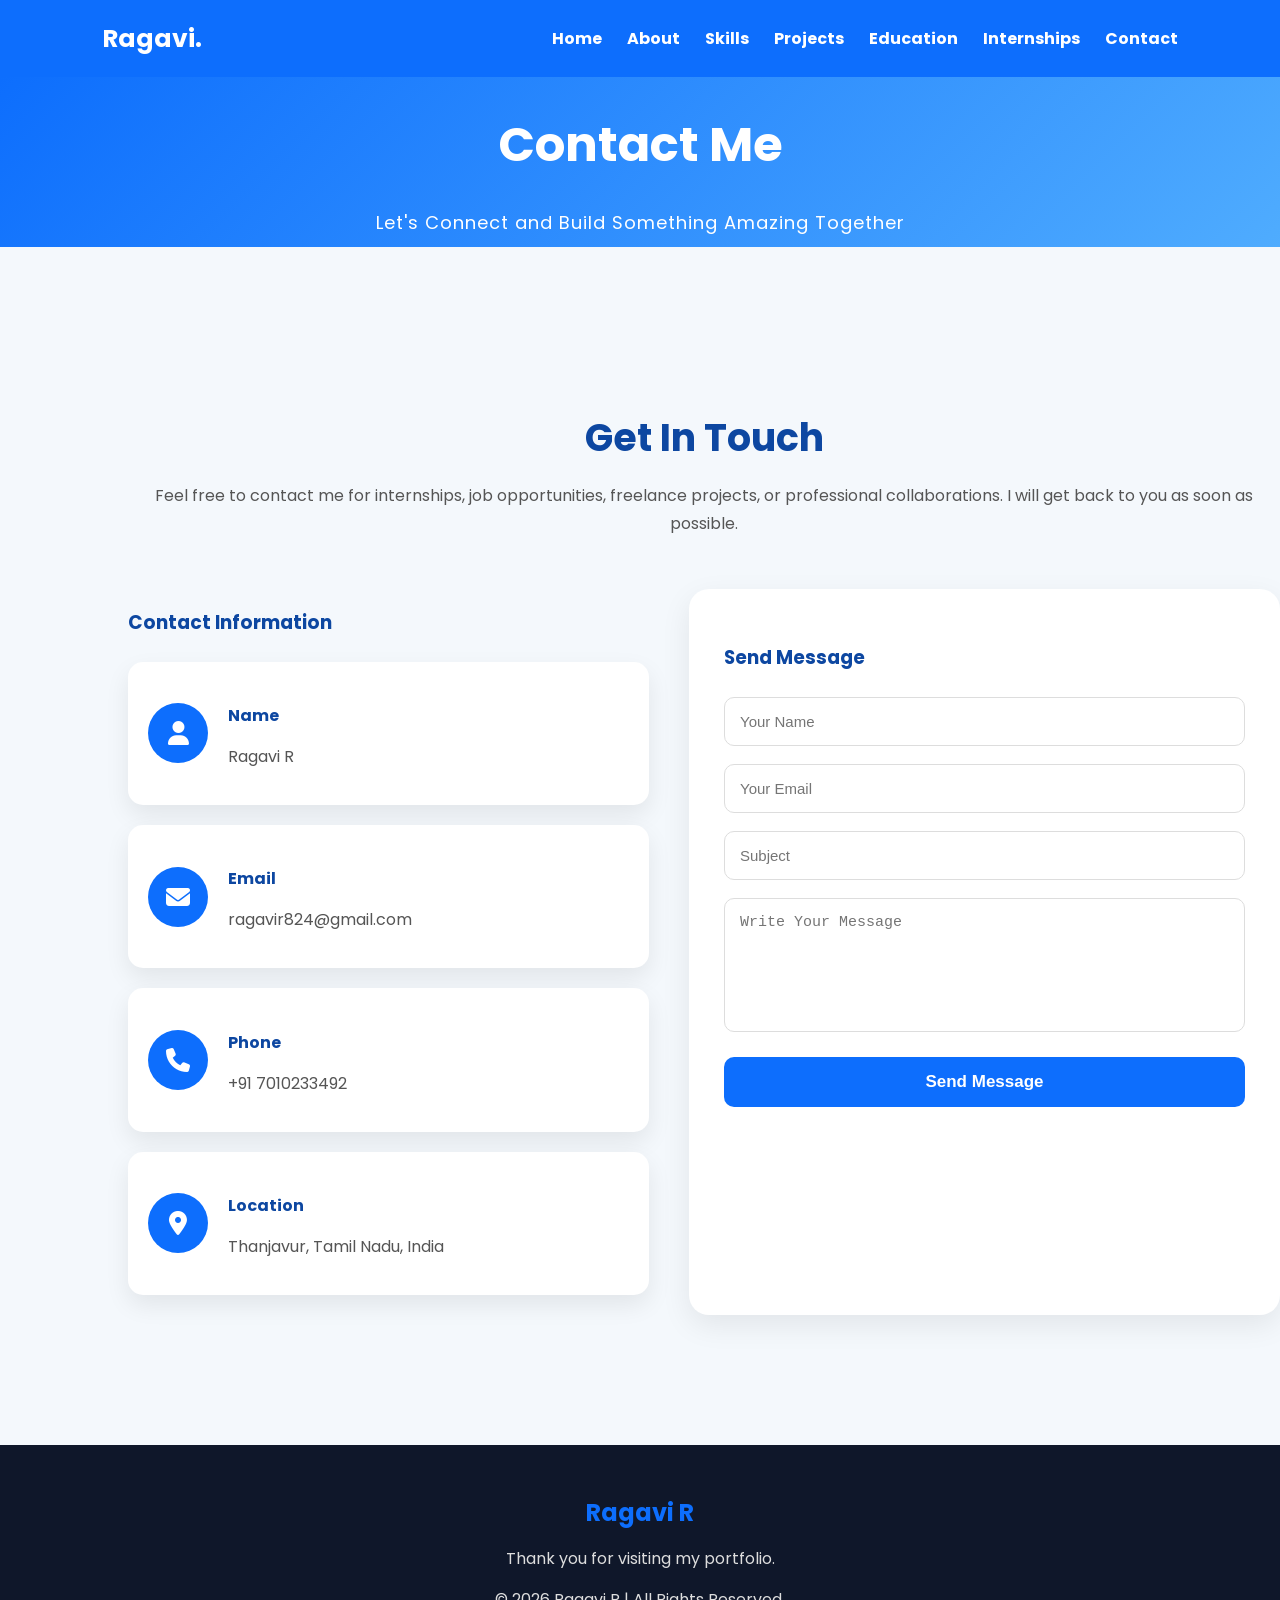
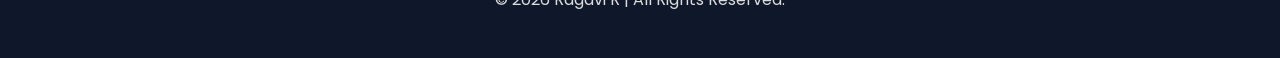
<file: contact.html>
<!DOCTYPE html>
<html lang="en">

<head>

<meta charset="UTF-8">
<meta name="viewport" content="width=device-width, initial-scale=1.0">

<title>Contact | Ragavi R</title>

<link rel="stylesheet" href="style.css">

<link href="https://fonts.googleapis.com/css2?family=Poppins:wght@300;400;500;600;700&display=swap" rel="stylesheet">

<link rel="stylesheet"
href="https://cdnjs.cloudflare.com/ajax/libs/font-awesome/6.6.0/css/all.min.css">

</head>

<body>

<!--================ NAVBAR ================-->

<nav>

<div class="logo">Ragavi.</div>

<ul>

<li><a href="index.html">Home</a></li>

<li><a href="about.html">About</a></li>

<li><a href="skills.html">Skills</a></li>

<li><a href="project.html">Projects</a></li>

<li><a href="education.html">Education</a></li>

<li><a href="internship.html">Internships</a></li>

<li><a href="contact.html" class="active">Contact</a></li>

</ul>

</nav>

<!--================ CONTACT BANNER ================-->

<section class="contact-banner">

<h1>Contact Me</h1>

<p>Let's Connect and Build Something Amazing Together</p>

</section>

<!--================ CONTACT SECTION ================-->

<section class="contact-section">

<h2>Get In Touch</h2>

<p class="contact-text">

Feel free to contact me for internships, job opportunities,
freelance projects, or professional collaborations.
I will get back to you as soon as possible.

</p>

<div class="contact-container">

<!--================ CONTACT INFO ================-->

<div class="contact-info">

<h3>Contact Information</h3>

<div class="info-box">

<i class="fas fa-user"></i>

<div>

<h4>Name</h4>

<p>Ragavi R</p>

</div>

</div>

<div class="info-box">

<i class="fas fa-envelope"></i>

<div>

<h4>Email</h4>

<p>ragavir824@gmail.com</p>

</div>

</div>

<div class="info-box">

<i class="fas fa-phone"></i>

<div>

<h4>Phone</h4>

<p>+91 7010233492</p>

</div>

</div>

<div class="info-box">

<i class="fas fa-location-dot"></i>

<div>

<h4>Location</h4>

<p>Thanjavur, Tamil Nadu, India</p>

</div>

</div>

</div>

<!--================ CONTACT FORM ================-->

<div class="contact-form">

<h3>Send Message</h3>

<form>

<input type="text" placeholder="Your Name" required>

<input type="email" placeholder="Your Email" required>

<input type="text" placeholder="Subject" required>

<textarea rows="6" placeholder="Write Your Message"></textarea>

<button type="submit">Send Message</button>

</form>

</div>

</div>

</section>

<!--================ FOOTER ================-->

<footer>

<h2>Ragavi R</h2>

<p>Thank you for visiting my portfolio.</p>

<p>© 2026 Ragavi R | All Rights Reserved.</p>

</footer>

<script src="script.js"></script>

</body>

</html>
</file>
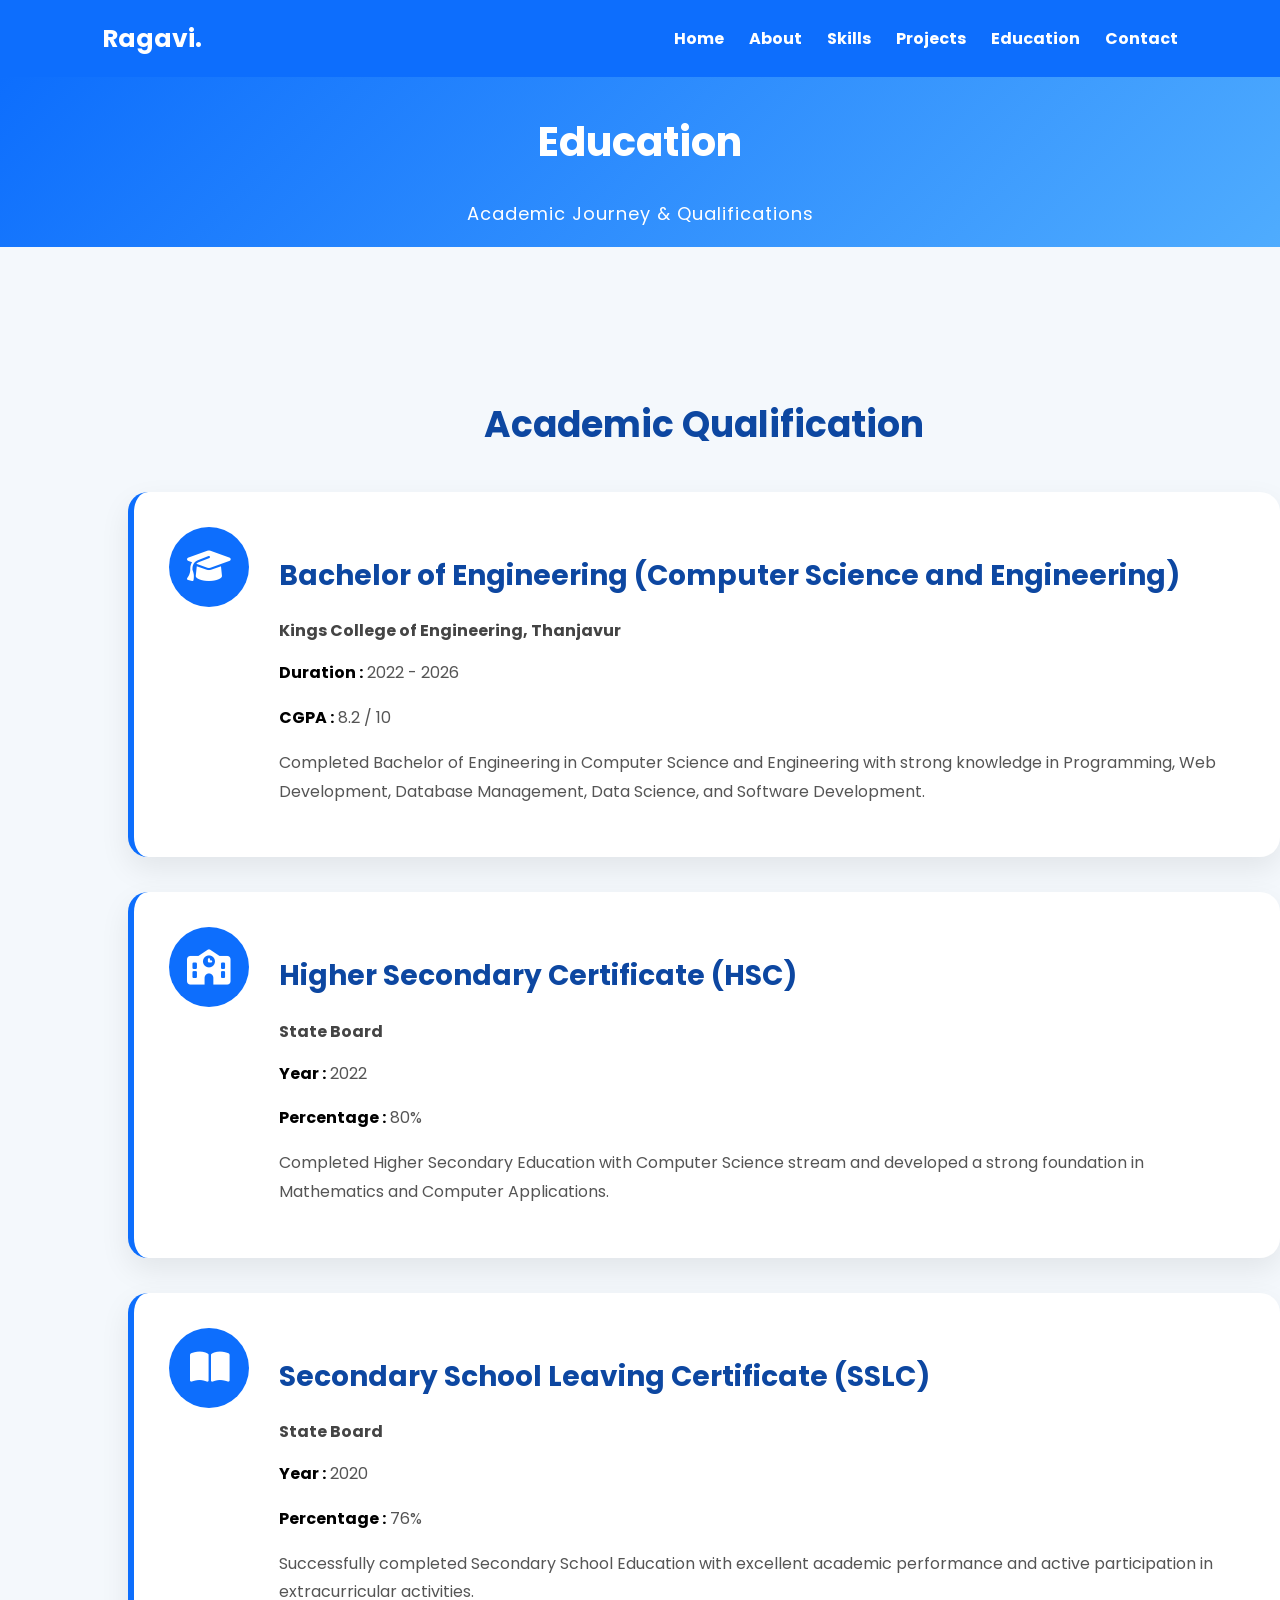
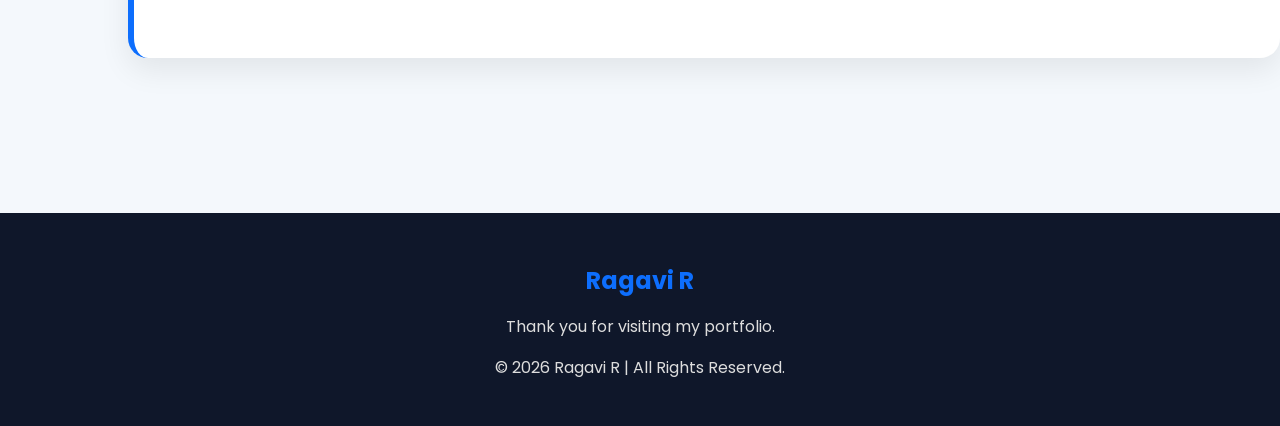
<file: education.html>
<!DOCTYPE html>
<html lang="en">

<head>

    <meta charset="UTF-8">
    <meta name="viewport" content="width=device-width, initial-scale=1.0">

    <title>Education | Ragavi R</title>

    <link rel="stylesheet" href="style.css">

    <link href="https://fonts.googleapis.com/css2?family=Poppins:wght@300;400;500;600;700&display=swap" rel="stylesheet">

    <link rel="stylesheet"
        href="https://cdnjs.cloudflare.com/ajax/libs/font-awesome/6.6.0/css/all.min.css">

</head>

<body>

<!--============== NAVBAR ==============-->

<nav>

<div class="logo">Ragavi.</div>

<ul>

<li><a href="index.html">Home</a></li>

<li><a href="about.html">About</a></li>

<li><a href="skills.html">Skills</a></li>

<li><a href="project.html">Projects</a></li>

<li><a href="education.html" class="active">Education</a></li>

<li><a href="contact.html">Contact</a></li>

</ul>

</nav>

<!--============== EDUCATION BANNER ==============-->

<section class="education-banner">

<h1>Education</h1>

<p>Academic Journey & Qualifications</p>

</section>

<!--============== EDUCATION SECTION ==============-->

<section class="education-section">

<h2>Academic Qualification</h2>

<div class="education-card">

<div class="edu-icon">

<i class="fas fa-graduation-cap"></i>

</div>

<div class="edu-content">

<h3>Bachelor of Engineering (Computer Science and Engineering)</h3>

<h4>Kings College of Engineering, Thanjavur</h4>

<p><strong>Duration :</strong> 2022 - 2026</p>

<p><strong>CGPA :</strong> 8.2 / 10</p>

<p>

Completed Bachelor of Engineering in Computer Science and Engineering with strong knowledge in Programming, Web Development, Database Management, Data Science, and Software Development.

</p>

</div>

</div>

<div class="education-card">

<div class="edu-icon">

<i class="fas fa-school"></i>

</div>

<div class="edu-content">

<h3>Higher Secondary Certificate (HSC)</h3>

<h4>State Board</h4>

<p><strong>Year :</strong> 2022</p>

<p><strong>Percentage :</strong> 80%</p>

<p>

Completed Higher Secondary Education with Computer Science stream and developed a strong foundation in Mathematics and Computer Applications.

</p>

</div>

</div>

<div class="education-card">

<div class="edu-icon">

<i class="fas fa-book-open"></i>

</div>

<div class="edu-content">

<h3>Secondary School Leaving Certificate (SSLC)</h3>

<h4>State Board</h4>

<p><strong>Year :</strong> 2020</p>

<p><strong>Percentage :</strong> 76%</p>

<p>

Successfully completed Secondary School Education with excellent academic performance and active participation in extracurricular activities.

</p>

</div>

</div>

</section>

<!--============== FOOTER ==============-->

<footer>

<h2>Ragavi R</h2>

<p>Thank you for visiting my portfolio.</p>

<p>© 2026 Ragavi R | All Rights Reserved.</p>

</footer>

<script src="script.js"></script>

</body>

</html>
</file>
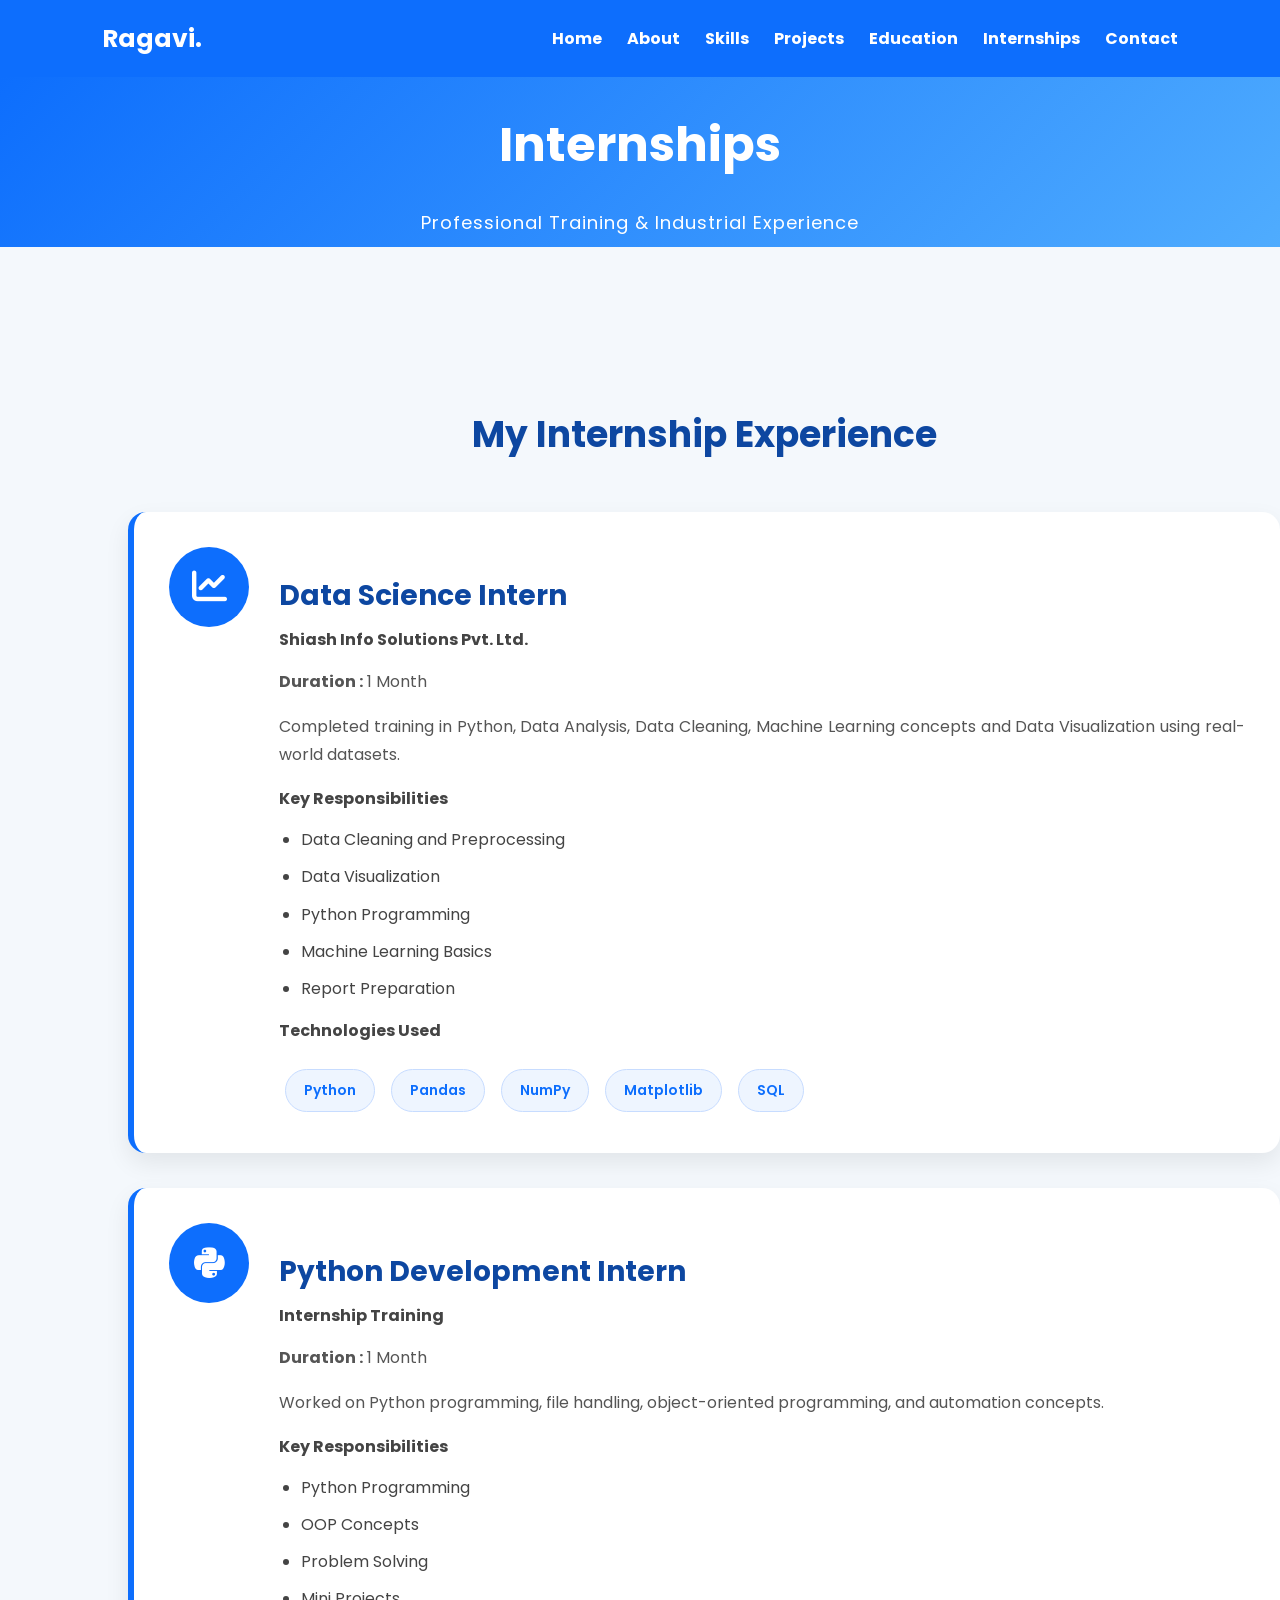
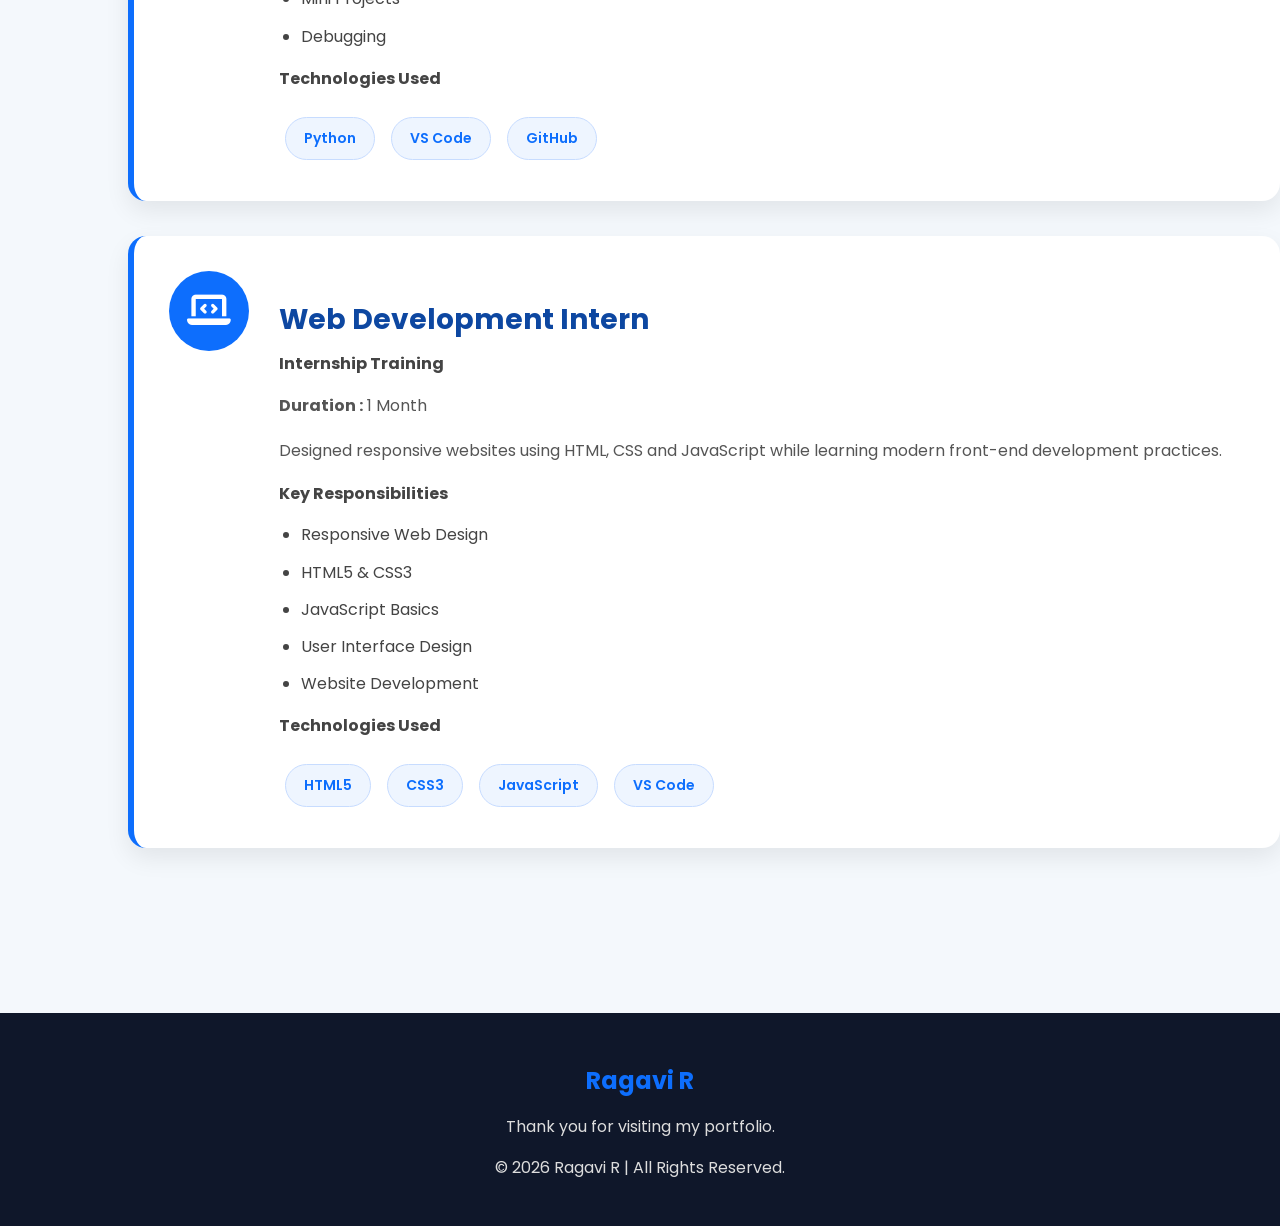
<file: internship.html>
<!DOCTYPE html>
<html lang="en">

<head>

<meta charset="UTF-8">
<meta name="viewport" content="width=device-width, initial-scale=1.0">

<title>Internships | Ragavi R</title>

<link rel="stylesheet" href="style.css">

<link href="https://fonts.googleapis.com/css2?family=Poppins:wght@300;400;500;600;700&display=swap" rel="stylesheet">

<link rel="stylesheet"
href="https://cdnjs.cloudflare.com/ajax/libs/font-awesome/6.6.0/css/all.min.css">

</head>

<body>

<!--================ NAVBAR ================-->

<nav>

<div class="logo">Ragavi.</div>

<ul>

<li><a href="index.html">Home</a></li>

<li><a href="about.html">About</a></li>

<li><a href="skills.html">Skills</a></li>

<li><a href="project.html">Projects</a></li>

<li><a href="education.html">Education</a></li>

<li><a href="internship.html" class="active">Internships</a></li>

<li><a href="contact.html">Contact</a></li>

</ul>

</nav>

<!--================ BANNER ================-->

<section class="intern-banner">

<h1>Internships</h1>

<p>Professional Training & Industrial Experience</p>

</section>

<!--================ INTERNSHIP SECTION ================-->

<section class="internship-section">

<h2>My Internship Experience</h2>

<!--================ CARD 1 ================-->

<div class="intern-card">

<div class="intern-icon">

<i class="fas fa-chart-line"></i>

</div>

<div class="intern-content">

<h3>Data Science Intern</h3>

<h4>Shiash Info Solutions Pvt. Ltd.</h4>

<p><strong>Duration :</strong> 1 Month</p>

<p>

Completed training in Python, Data Analysis, Data Cleaning,
Machine Learning concepts and Data Visualization using real-world datasets.

</p>

<h4>Key Responsibilities</h4>

<ul>

<li>Data Cleaning and Preprocessing</li>

<li>Data Visualization</li>

<li>Python Programming</li>

<li>Machine Learning Basics</li>

<li>Report Preparation</li>

</ul>

<h4>Technologies Used</h4>

<div class="tech">

<span>Python</span>

<span>Pandas</span>

<span>NumPy</span>

<span>Matplotlib</span>

<span>SQL</span>

</div>

</div>

</div>

<!--================ CARD 2 ================-->

<div class="intern-card">

<div class="intern-icon">

<i class="fab fa-python"></i>

</div>

<div class="intern-content">

<h3>Python Development Intern</h3>

<h4>Internship Training</h4>

<p><strong>Duration :</strong> 1 Month</p>

<p>

Worked on Python programming, file handling, object-oriented programming,
and automation concepts.

</p>

<h4>Key Responsibilities</h4>

<ul>

<li>Python Programming</li>

<li>OOP Concepts</li>

<li>Problem Solving</li>

<li>Mini Projects</li>

<li>Debugging</li>

</ul>

<h4>Technologies Used</h4>

<div class="tech">

<span>Python</span>

<span>VS Code</span>

<span>GitHub</span>

</div>

</div>

</div>

<!--================ CARD 3 ================-->

<div class="intern-card">

<div class="intern-icon">

<i class="fas fa-laptop-code"></i>

</div>

<div class="intern-content">

<h3>Web Development Intern</h3>

<h4>Internship Training</h4>

<p><strong>Duration :</strong> 1 Month</p>

<p>

Designed responsive websites using HTML, CSS and JavaScript while learning
modern front-end development practices.

</p>

<h4>Key Responsibilities</h4>

<ul>

<li>Responsive Web Design</li>

<li>HTML5 & CSS3</li>

<li>JavaScript Basics</li>

<li>User Interface Design</li>

<li>Website Development</li>

</ul>

<h4>Technologies Used</h4>

<div class="tech">

<span>HTML5</span>

<span>CSS3</span>

<span>JavaScript</span>

<span>VS Code</span>

</div>

</div>

</div>

</section>

<!--================ FOOTER ================-->

<footer>

<h2>Ragavi R</h2>

<p>Thank you for visiting my portfolio.</p>

<p>© 2026 Ragavi R | All Rights Reserved.</p>

</footer>

<script src="script.js"></script>

</body>

</html>
</file>
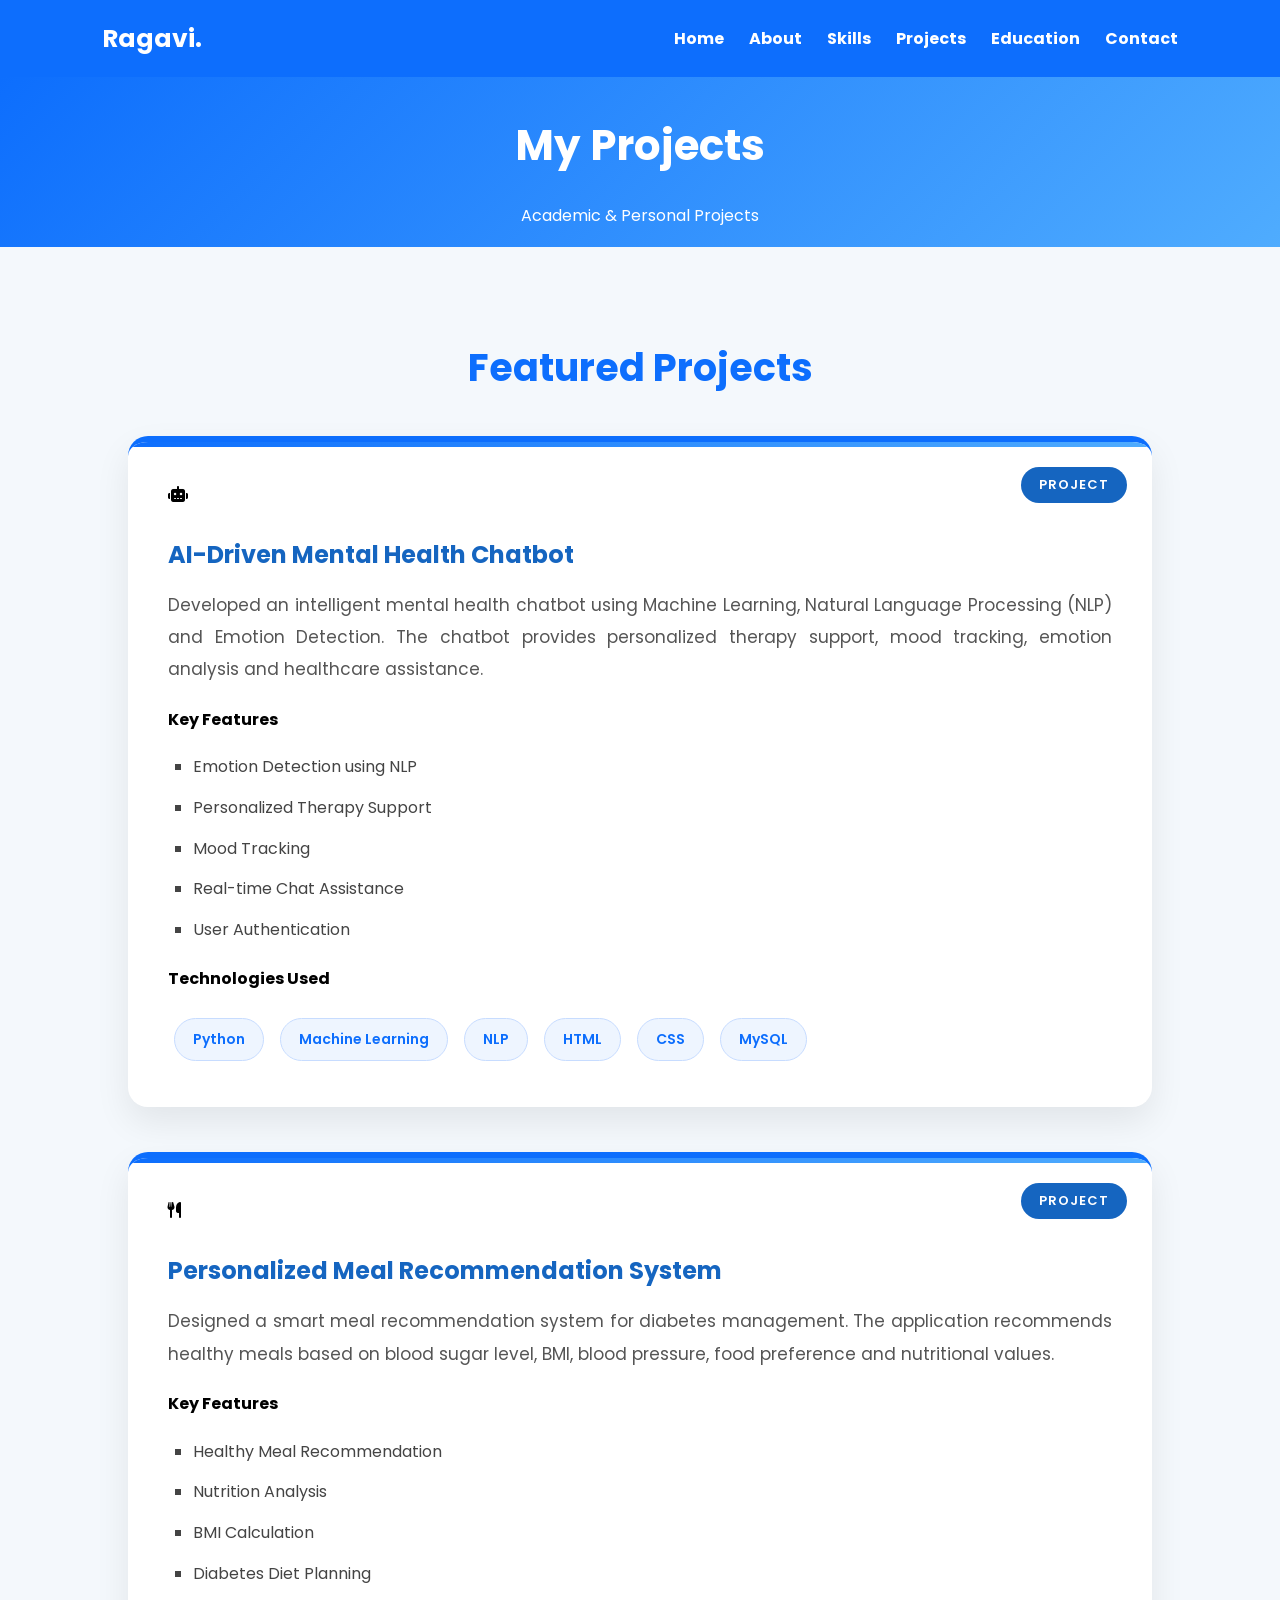
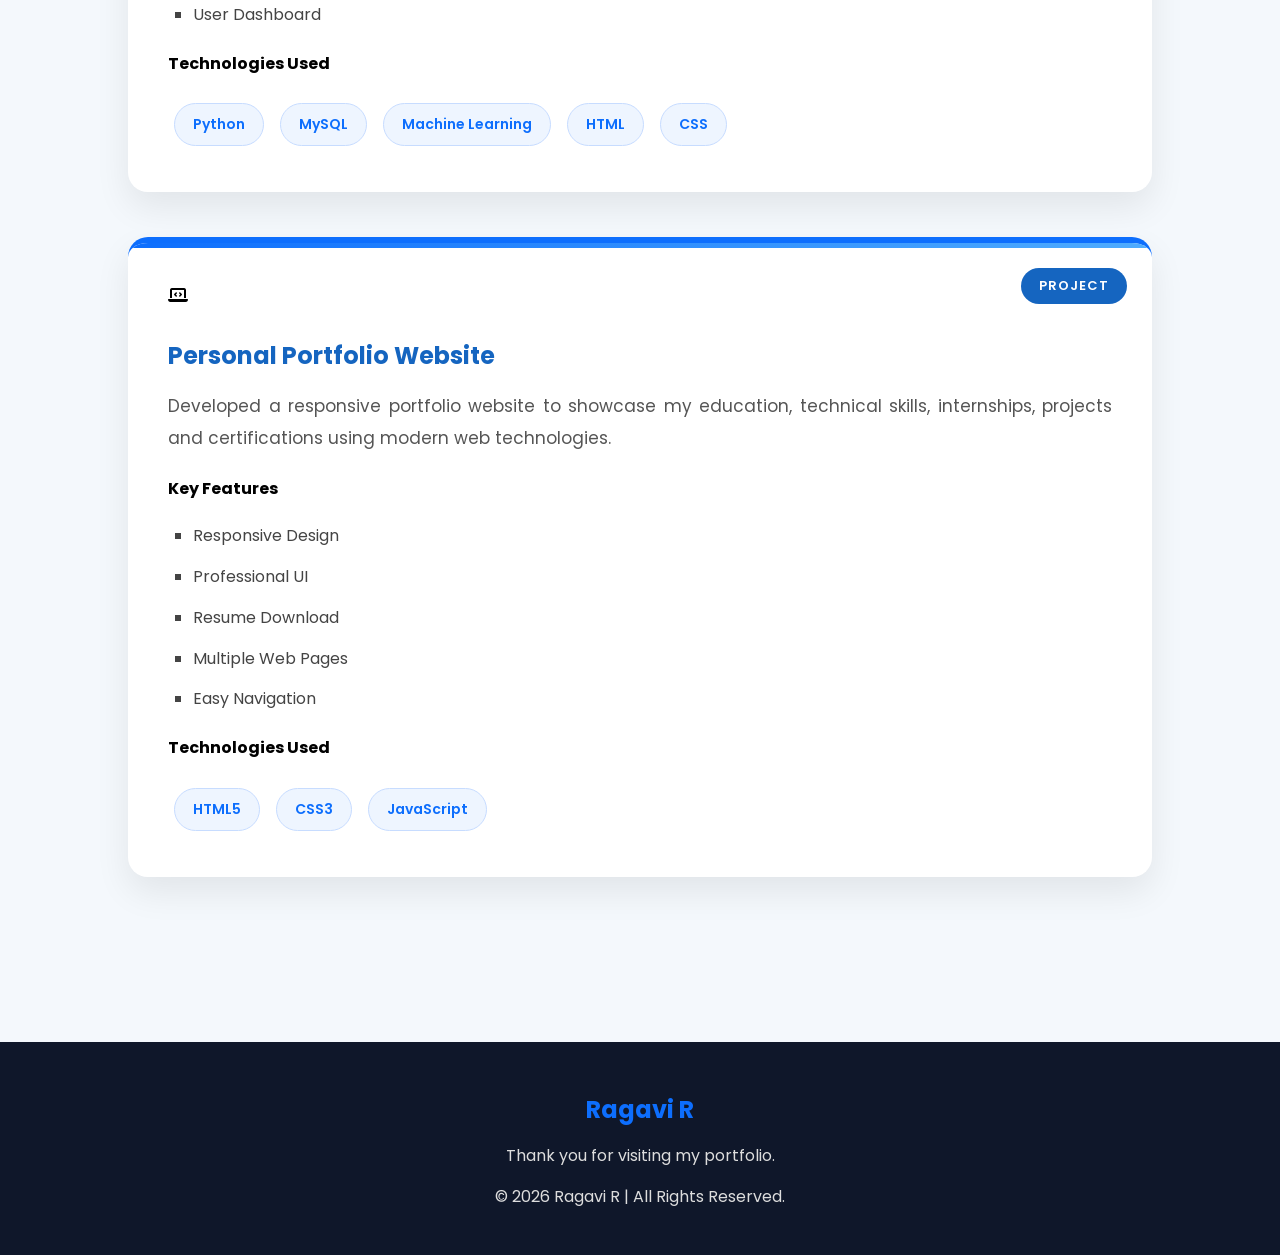
<file: project.html>
<!DOCTYPE html>
<html lang="en">

<head>

<meta charset="UTF-8">
<meta name="viewport" content="width=device-width, initial-scale=1.0">

<title>Projects | Ragavi R</title>

<link rel="stylesheet" href="style.css">

<link href="https://fonts.googleapis.com/css2?family=Poppins:wght@300;400;500;600;700&display=swap" rel="stylesheet">

<link rel="stylesheet"
href="https://cdnjs.cloudflare.com/ajax/libs/font-awesome/6.6.0/css/all.min.css">

</head>

<body>

<!------------------- NAVBAR ------------------->

<nav>

<div class="logo">Ragavi.</div>

<ul>

<li><a href="index.html">Home</a></li>

<li><a href="about.html">About</a></li>

<li><a href="skills.html">Skills</a></li>

<li><a href="project.html" class="active">Projects</a></li>

<li><a href="education.html">Education</a></li>

<li><a href="contact.html">Contact</a></li>

</ul>

</nav>

<!------------------- BANNER ------------------->

<section class="project-banner">

<h1>My Projects</h1>

<p>Academic & Personal Projects</p>

</section>

<!------------------- PROJECTS ------------------->

<section class="projects">

<h2>Featured Projects</h2>

<!----------- Project 1 ----------->

<div class="project-card">

<div class="project-header">

<i class="fa-solid fa-robot"></i>

<h3>AI-Driven Mental Health Chatbot</h3>

</div>

<p>

Developed an intelligent mental health chatbot using Machine Learning,
Natural Language Processing (NLP) and Emotion Detection.
The chatbot provides personalized therapy support, mood tracking,
emotion analysis and healthcare assistance.

</p>

<h4>Key Features</h4>

<ul>

<li>Emotion Detection using NLP</li>

<li>Personalized Therapy Support</li>

<li>Mood Tracking</li>

<li>Real-time Chat Assistance</li>

<li>User Authentication</li>

</ul>

<h4>Technologies Used</h4>

<div class="tech">

<span>Python</span>

<span>Machine Learning</span>

<span>NLP</span>

<span>HTML</span>

<span>CSS</span>

<span>MySQL</span>

</div>

</div>

<!----------- Project 2 ----------->

<div class="project-card">

<div class="project-header">

<i class="fa-solid fa-utensils"></i>

<h3>Personalized Meal Recommendation System</h3>

</div>

<p>

Designed a smart meal recommendation system for diabetes management.
The application recommends healthy meals based on blood sugar level,
BMI, blood pressure, food preference and nutritional values.

</p>

<h4>Key Features</h4>

<ul>

<li>Healthy Meal Recommendation</li>

<li>Nutrition Analysis</li>

<li>BMI Calculation</li>

<li>Diabetes Diet Planning</li>

<li>User Dashboard</li>

</ul>

<h4>Technologies Used</h4>

<div class="tech">

<span>Python</span>

<span>MySQL</span>

<span>Machine Learning</span>

<span>HTML</span>

<span>CSS</span>

</div>

</div>

<!----------- Project 3 ----------->

<div class="project-card">

<div class="project-header">

<i class="fa-solid fa-laptop-code"></i>

<h3>Personal Portfolio Website</h3>

</div>

<p>

Developed a responsive portfolio website to showcase my education,
technical skills, internships, projects and certifications using
modern web technologies.

</p>

<h4>Key Features</h4>

<ul>

<li>Responsive Design</li>

<li>Professional UI</li>

<li>Resume Download</li>

<li>Multiple Web Pages</li>

<li>Easy Navigation</li>

</ul>

<h4>Technologies Used</h4>

<div class="tech">

<span>HTML5</span>

<span>CSS3</span>

<span>JavaScript</span>

</div>

</div>

</section>

<!------------------- FOOTER ------------------->

<footer>

<h2>Ragavi R</h2>

<p>

Thank you for visiting my portfolio.

</p>

<p>

© 2026 Ragavi R | All Rights Reserved.

</p>

</footer>

<script src="script.js"></script>

</body>

</html>
</file>
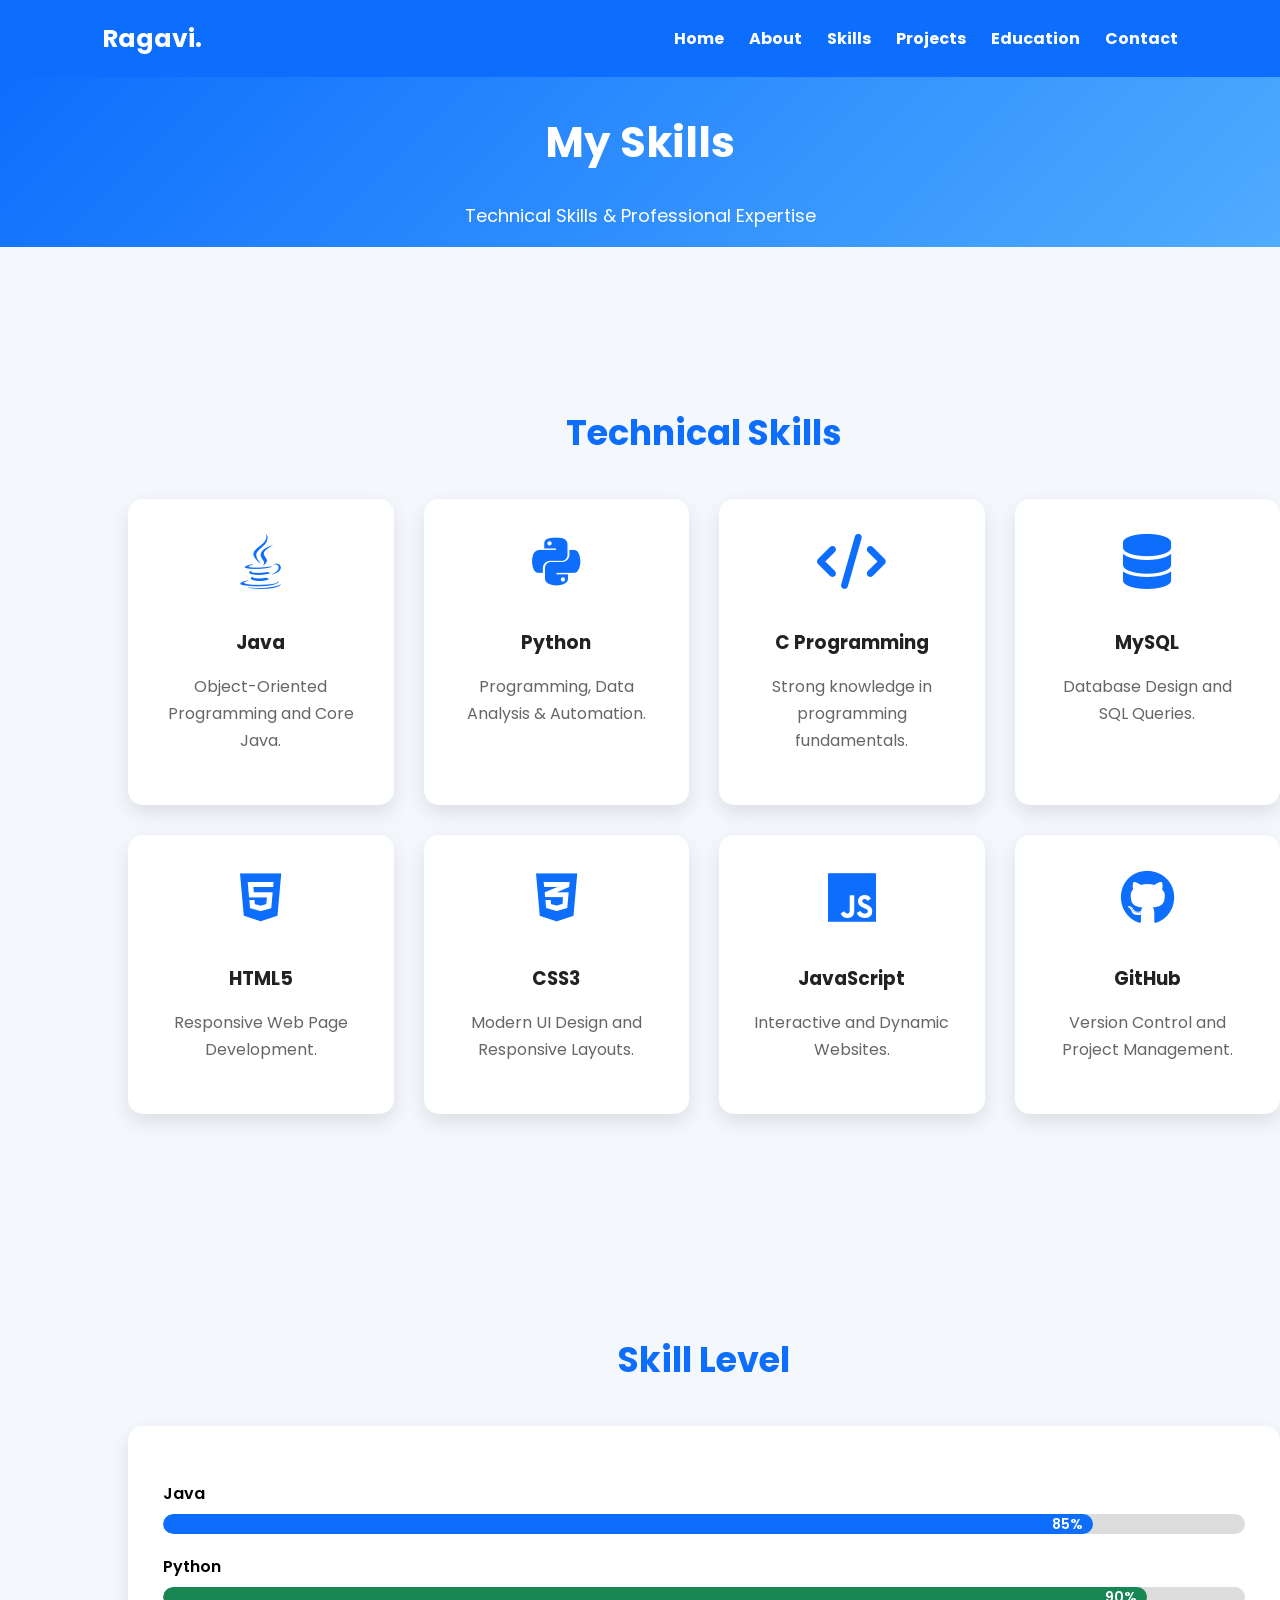
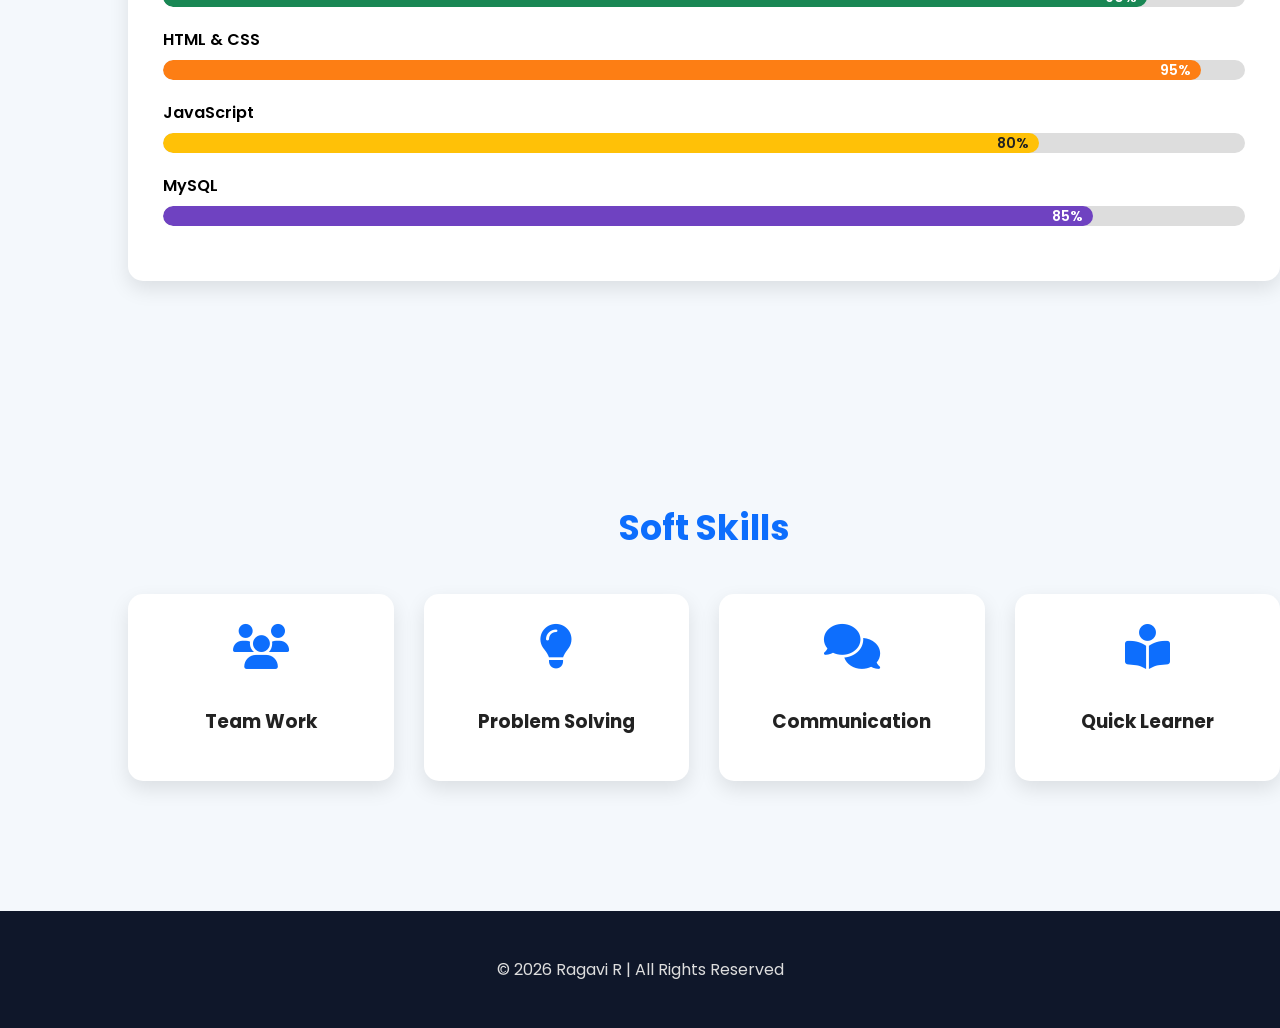
<file: skills.html>
<!DOCTYPE html>
<html lang="en">

<head>

<meta charset="UTF-8">
<meta name="viewport" content="width=device-width, initial-scale=1.0">

<title>Skills | Ragavi R</title>

<link rel="stylesheet" href="style.css">

<link href="https://fonts.googleapis.com/css2?family=Poppins:wght@300;400;500;600;700&display=swap" rel="stylesheet">

<link rel="stylesheet"
href="https://cdnjs.cloudflare.com/ajax/libs/font-awesome/6.6.0/css/all.min.css">

</head>

<body>

<!--========== NAVBAR ==========-->

<nav>

<div class="logo">Ragavi.</div>

<ul>

<li><a href="index.html">Home</a></li>

<li><a href="about.html">About</a></li>

<li><a href="skills.html" class="active">Skills</a></li>

<li><a href="project.html">Projects</a></li>

<li><a href="education.html">Education</a></li>

<li><a href="contact.html">Contact</a></li>

</ul>

</nav>

<!--========== BANNER ==========-->

<section class="skills-banner">

<h1>My Skills</h1>

<p>Technical Skills & Professional Expertise</p>

</section>

<!--========== TECHNICAL SKILLS ==========-->

<section class="skills-section">

<h2>Technical Skills</h2>

<div class="skills-grid">

<div class="skill-card">

<i class="fab fa-java"></i>

<h3>Java</h3>

<p>Object-Oriented Programming and Core Java.</p>

</div>

<div class="skill-card">

<i class="fab fa-python"></i>

<h3>Python</h3>

<p>Programming, Data Analysis & Automation.</p>

</div>

<div class="skill-card">

<i class="fas fa-code"></i>

<h3>C Programming</h3>

<p>Strong knowledge in programming fundamentals.</p>

</div>

<div class="skill-card">

<i class="fas fa-database"></i>

<h3>MySQL</h3>

<p>Database Design and SQL Queries.</p>

</div>

<div class="skill-card">

<i class="fab fa-html5"></i>

<h3>HTML5</h3>

<p>Responsive Web Page Development.</p>

</div>

<div class="skill-card">

<i class="fab fa-css3-alt"></i>

<h3>CSS3</h3>

<p>Modern UI Design and Responsive Layouts.</p>

</div>

<div class="skill-card">

<i class="fab fa-js"></i>

<h3>JavaScript</h3>

<p>Interactive and Dynamic Websites.</p>

</div>

<div class="skill-card">

<i class="fab fa-github"></i>

<h3>GitHub</h3>

<p>Version Control and Project Management.</p>

</div>

</div>

</section>

<!--========== SKILL BARS ==========-->

<section class="progress-section">

<h2>Skill Level</h2>

<div class="progress-box">

<p>Java</p>

<div class="progress">
<div class="java">85%</div>
</div>

<p>Python</p>

<div class="progress">
<div class="python">90%</div>
</div>

<p>HTML & CSS</p>

<div class="progress">
<div class="html">95%</div>
</div>

<p>JavaScript</p>

<div class="progress">
<div class="javascript">80%</div>
</div>

<p>MySQL</p>

<div class="progress">
<div class="mysql">85%</div>
</div>

</div>

</section>

<!--========== SOFT SKILLS ==========-->

<section class="soft-skills">

<h2>Soft Skills</h2>

<div class="skills-grid">

<div class="skill-card">

<i class="fas fa-users"></i>

<h3>Team Work</h3>

</div>

<div class="skill-card">

<i class="fas fa-lightbulb"></i>

<h3>Problem Solving</h3>

</div>

<div class="skill-card">

<i class="fas fa-comments"></i>

<h3>Communication</h3>

</div>

<div class="skill-card">

<i class="fas fa-book-reader"></i>

<h3>Quick Learner</h3>

</div>

</div>

</section>

<!--========== FOOTER ==========-->

<footer>

<p>

© 2026 Ragavi R | All Rights Reserved

</p>

</footer>

<script src="script.js"></script>

</body>

</html>
</file>
<file: style.css>
*body{
background:#f4f7fc;
color:#333;
}
.hero{
    display:flex;
    flex-direction:column;
    align-items:center;
    justify-content:center;
    text-align:center;
    padding-top:20px;
}
/* ===========================
   HERO SECTION
=========================== */

.hero{
    display:flex;
    flex-direction:column;
    align-items:center;
    justify-content:center;
    text-align:center;
    padding:40px 20px;
    min-height:auto;
}

/* Profile Image */

.hero-image{
    margin-bottom:15px;
}

.hero-image img{
    width:170px;
    height:170px;
    object-fit:cover;
    border-radius:50%;
    border:5px solid #2563eb;
    box-shadow:0 8px 20px rgba(0,0,0,0.2);
    transition:0.4s ease;
}

.hero-image img:hover{
    transform:scale(1.05);
}

/* Hello */

.hero h4{
    font-size:20px;
    color:#444;
    margin:5px 0;
    font-weight:500;
}

/* Name */

.hero h1{
    font-size:58px;
    color:#111;
    margin:8px 0;
    font-weight:700;
}

/* Job Title */

.hero h2{
    font-size:40px;
    color:#2563eb;
    margin:5px 0 15px;
    font-weight:700;
}

/* Description */

.hero p{
    max-width:750px;
    font-size:18px;
    color:#555;
    line-height:1.7;
    margin:10px 0 25px;
}

/* Buttons */

.buttons{
    display:flex;
    gap:20px;
    margin-bottom:20px;
}

.btn{
    background:#2563eb;
    color:#fff;
    text-decoration:none;
    padding:14px 35px;
    border-radius:40px;
    font-weight:600;
    transition:.3s;
}
img{
    max-width:100%;
    height:auto;
}
.btn:hover{
    background:#0d47a1;
}

.btn2{
    color:#2563eb;
    font-weight:600;
    text-decoration:none;
    padding:14px 20px;
}

.btn2:hover{
    color:#0d47a1;
}

/* Social Icons */

.social{
    display:flex;
    gap:18px;
    margin-top:10px;
}

.social a{
    color:#2563eb;
    font-size:24px;
    transition:.3s;
}

.social a:hover{
    transform:translateY(-5px);
    color:#0d47a1;
}
.dark{
background:#121212;
color:white;
}

nav{
display:flex;
justify-content:space-between;
align-items:center;
padding:10px 8%;
background:#0d6efd;
position:sticky;
top:0;
}

nav ul{
display:flex;
list-style:none;
}

nav ul li{
margin-left:25px;
}

nav ul li a{
color:white;
text-decoration:none;
font-weight:bold;
}

.logo{
color:white;
font-size:25px;
font-weight:bold;
}

#modeBtn{
background:white;
border:none;
padding:8px 12px;
border-radius:5px;
cursor:pointer;
}




section{
padding:60px 10%;
}

h2{
text-align:center;
margin-bottom:10px;
color:#0d6efd;
}

.grid{
display:grid;
grid-template-columns:repeat(auto-fit,minmax(220px,1fr));
gap:20px;
}

.card{
background:white;
padding:25px;
border-radius:10px;
box-shadow:0 5px 15px rgba(0,0,0,.15);
transition:.3s;
}

.card:hover{
transform:translateY(-8px);
}

.dark .card{
background:#1f1f1f;
}

.social{
margin-top:20px;
}

.social a{
font-size:30px;
margin-right:15px;
color:#0d6efd;
}

.footer{
    background:#0f172a;
    color:#fff;
    text-align:center;
    padding:20px 20px;
    margin-top:30px;
}

.footer h2{
    margin-bottom:10px;
}

.footer p{
    color:#cbd5e1;
    margin:8px 0;
}

.footer .social{
    margin:10px 0;
}

.footer .social a{
    color:#fff;
    margin:5px;
    font-size:22px;
}

.footer .social a:hover{
    color:#3b82f6;
}

.copy{
    font-size:14px;
    color:#94a3b8;
}
/*==========================
ABOUT BANNER
==========================*/

.about-banner{
    width:80%;
    height:50px;
    background:linear-gradient(rgba(13,110,253,.8),rgba(13,110,253,.8)),
    url("images/banner.jpg");
    background-size:cover;
    background-position:center;
    display:flex;
    justify-content:center;
    align-items:center;
    text-align:center;
    color:#fff;
}

.banner-content h1{
    font-size:50px;
    font-weight:700;
    margin-bottom:10px;
}

.banner-content p{
    font-size:18px;
    letter-spacing:1px;
}

/*==========================
ABOUT CONTAINER
==========================*/

.about-container{
    width:90%;
    max-width:1200px;
    margin:80px auto;
    display:flex;
    justify-content:space-between;
    align-items:center;
    gap:60px;
    flex-wrap:wrap;
}

.about-image{
    flex:1;
    text-align:center;
}

.about-image img{
    width:320px;
    height:320px;
    border-radius:50%;
    object-fit:cover;
    border:8px solid #0d6efd;
    box-shadow:0 15px 35px rgba(0,0,0,.25);
    transition:.5s;
}

.about-image img:hover{
    transform:scale(1.05);
}

.about-content{
    flex:1.5;
}

.about-content h5{
    color:#0d6efd;
    font-size:20px;
}

.about-content h2{
    font-size:45px;
    margin:10px 0;
    color:#222;
}

.about-content h3{
    color:#666;
    margin-bottom:20px;
}

.about-content p{
    font-size:17px;
    color:#555;
    line-height:1.9;
    text-align:justify;
    margin-bottom:18px;
}

/*==========================
BUTTON
==========================*/

.btn{
    display:inline-block;
    padding:14px 30px;
    background:#0d6efd;
    color:#fff;
    text-decoration:none;
    border-radius:50px;
    font-weight:600;
    transition:.4s;
}

.btn:hover{
    background:#084298;
    transform:translateY(-4px);
}

/*==========================
SECTION TITLE
==========================*/

section h2{
    text-align:center;
    color:#0d6efd;
    font-size:38px;
    margin-bottom:40px;
}

/*==========================
OBJECTIVE
==========================*/

.objective{
    padding:70px 10%;
    background:#f8f9fa;
}

.objective-card{
    max-width:900px;
    margin:auto;
    background:#fff;
    padding:35px;
    border-radius:15px;
    box-shadow:0 8px 20px rgba(0,0,0,.1);
}

.objective-card p{
    text-align:center;
    line-height:1.8;
    font-size:17px;
    color:#555;
}

/*==========================
STRENGTH
==========================*/

.strength{
    padding:80px 10%;
}

.strength-grid{
    display:grid;
    grid-template-columns:repeat(auto-fit,minmax(250px,1fr));
    gap:30px;
}

.card{
    background:#fff;
    border-radius:15px;
    padding:35px;
    text-align:center;
    box-shadow:0 10px 20px rgba(0,0,0,.1);
    transition:.4s;
}

.card:hover{
    transform:translateY(-10px);
}

.card i{
    font-size:45px;
    color:#0d6efd;
    margin-bottom:20px;
}

.card h3{
    margin-bottom:15px;
}

.card p{
    color:#666;
    line-height:1.7;
}

/*==========================
PERSONAL INFO
==========================*/

.personal{
    padding:80px 10%;
    background:#f8f9fa;
}

.personal-box{
    display:grid;
    grid-template-columns:repeat(auto-fit,minmax(250px,1fr));
    gap:25px;
}

.personal-box div{
    background:#fff;
    padding:30px;
    border-radius:15px;
    box-shadow:0 8px 20px rgba(0,0,0,.1);
    transition:.3s;
}

.personal-box div:hover{
    transform:translateY(-6px);
}

.personal-box h4{
    color:#0d6efd;
    margin-bottom:10px;
}

.personal-box p{
    color:#555;
}

/*==========================
FOOTER
==========================*/

footer{
    background:#0d6efd;
    color:#fff;
    text-align:center;
    padding:40px 20px;
}

.footer-content h2{
    color:#fff;
    margin-bottom:15px;
}

.footer-content p{
    margin-bottom:20px;
}
.social{
    display:flex;
    justify-content:center;
    align-items:center;
    gap:20px;
    width:100%;
    margin:20px auto;
}
.social a{
    color:#fff;
    font-size:25px;
    margin:0 10px;
    transition:.3s;
}

.social a:hover{
    color:#ffd43b;
}

.copy{
    margin-top:25px;
    font-size:15px;
}

/*==========================
RESPONSIVE
==========================*/

@media(max-width:768px){

.about-container{
    flex-direction:column;
}

.about-image img{
    width:250px;
    height:250px;
}

.about-content{
    text-align:center;
}

.about-content p{
    text-align:justify;
}

.banner-content h1{
    font-size:35px;
}

.about-content h2{
    font-size:35px;
}

}.about-container{
    width:70%;
    max-width:1000px;
    margin:80px auto;
    padding:60px;
    display:flex;
    justify-content:space-between;
    align-items:center;
    gap:60px;
    flex-wrap:wrap;

    background:linear-gradient(135deg,#f8fbff,#eef5ff);

    border-radius:20px;

    box-shadow:0 10px 35px rgba(0,0,0,.08);

    transition:.4s;
}

.about-container:hover{

    transform:translateY(-5px);

    box-shadow:0 10px 20px rgba(0,0,0,.12);

}/*=========================
SKILLS PAGE
=========================*/

.skills-banner{
    width:80%;
    height:50px;
    background:linear-gradient(135deg,#0d6efd,#4facfe);
    display:flex;
    flex-direction:column;
    justify-content:center;
    align-items:center;
    color:#fff;
    text-align:center;
}

.skills-banner h1{
    font-size:42px;
    margin-bottom:10px;
}

.skills-banner p{
    font-size:18px;
}

/*=========================
SECTION
=========================*/

.skills-section,
.progress-section,
.soft-skills{

    width:90%;
    max-width:1200px;
    margin:70px auto;

}

.skills-section h2,
.progress-section h2,
.soft-skills h2{

    text-align:center;
    color:#0d6efd;
    margin-bottom:40px;
    font-size:35px;

}

/*=========================
GRID
=========================*/

.skills-grid{

display:grid;

grid-template-columns:repeat(auto-fit,minmax(250px,1fr));

gap:30px;

}

/*=========================
CARD
=========================*/

.skill-card{

background:#fff;

padding:35px;

border-radius:15px;

text-align:center;

box-shadow:0 8px 20px rgba(0,0,0,.1);

transition:.4s;

}

.skill-card:hover{

transform:translateY(-10px);

box-shadow:0 15px 30px rgba(0,0,0,.15);

}

.skill-card i{

font-size:55px;

color:#0d6efd;

margin-bottom:20px;

}

.skill-card h3{

margin-bottom:15px;

color:#222;

}

.skill-card p{

color:#666;

line-height:1.7;

}

/*=========================
PROGRESS BAR
=========================*/

.progress-box{

background:#fff;

padding:35px;

border-radius:15px;

box-shadow:0 8px 20px rgba(0,0,0,.1);

}

.progress-box p{

margin-top:20px;

font-weight:600;

margin-bottom:8px;

}

.progress{

width:100%;

height:20px;

background:#ddd;

border-radius:30px;

overflow:hidden;

margin-bottom:20px;

}

/*=========================
BAR COLORS
=========================*/

.java,
.python,
.html,
.javascript,
.mysql{

height:100%;

color:#fff;

font-size:14px;

font-weight:600;

text-align:right;

padding-right:10px;

line-height:20px;

border-radius:30px;

}

/* Individual Width */

.java{

width:85%;

background:#0d6efd;

}

.python{

width:90%;

background:#198754;

}

.html{

width:95%;

background:#fd7e14;

}

.javascript{

width:80%;

background:#ffc107;

color:#222;

}

.mysql{

width:85%;

background:#6f42c1;

}

/*=========================
SOFT SKILLS
=========================*/

.soft-skills .skill-card{

padding:30px;

}

.soft-skills .skill-card i{

font-size:45px;

}

/*=========================
FOOTER
=========================*/

footer{

margin-top:80px;

padding:30px;

background:#0d6efd;

text-align:center;

color:white;

}

/*=========================
RESPONSIVE
=========================*/

@media(max-width:768px){

.skills-banner{

height:140px;

}

.skills-banner h1{

font-size:32px;

}

.skills-banner p{

font-size:15px;

}

.skills-section h2,
.progress-section h2,
.soft-skills h2{

font-size:28px;

}

.skill-card{

padding:25px;

}

.progress-box{

padding:25px;

}

}.project-banner{
    width:80%;
    height:50px;
    background:linear-gradient(135deg,#0d6efd,#4facfe);
    display:flex;
    flex-direction:column;
    justify-content:center;
    align-items:center;
    color:#fff;
    text-align:center;
}

.project-banner h1{
    font-size:42px;
    margin-bottom:10px;
}

.proje t-banner p{
    font-size:18px;
}
/*=============================
      PROJECT SECTION
==============================*/

.project-section{
    width:90%;
    max-width:1200px;
    margin:70px auto;
}

.project-card{

    background:#ffffff;

    border-radius:20px;

    padding:40px;

    margin-bottom:45px;

    border-top:6px solid #0d6efd;

    box-shadow:0 15px 35px rgba(0,0,0,.08);

    transition:.4s;

    position:relative;

    overflow:hidden;

}

.project-card::before{

    content:"";

    position:absolute;

    top:0;

    left:0;

    width:100%;

    height:5px;

    background:linear-gradient(to right,#0d6efd,#4facfe);

}

.project-card:hover{

    transform:translateY(-10px);

    box-shadow:0 25px 45px rgba(0,0,0,.15);

}

.project-card h2{

    color:#0d47a1;

    font-size:32px;

    margin-bottom:20px;

    font-weight:700;

}

.project-card p{

    color:#555;

    font-size:17px;

    line-height:1.9;

    text-align:justify;

}

.project-card h3{

    color:#1565c0;

    margin-top:30px;

    margin-bottom:15px;

    font-size:24px;

}

.project-card ul{

    padding-left:25px;

}

.project-card ul li{

    margin:12px 0;

    color:#444;

    font-size:16px;

    line-height:1.8;

    list-style:square;

}

/*=============================
TECHNOLOGY TAGS
==============================*/

.tech{

margin-top:25px;

}

.tech span{

display:inline-block;

background:#eef5ff;

color:#1565c0;

padding:10px 20px;

margin:8px;

border-radius:30px;

font-size:15px;

font-weight:600;

border:1px solid #c9defd;

transition:.3s;

}

.tech span:hover{

background:#1565c0;

color:white;

transform:scale(1.08);

}

/*=============================
PROJECT NUMBER
==============================*/

.project-card::after{

content:"PROJECT";

position:absolute;

top:25px;

right:25px;

background:#1565c0;

color:white;

padding:8px 18px;

border-radius:25px;

font-size:13px;

font-weight:600;

letter-spacing:1px;

}

/*=============================
ANIMATION
==============================*/

.project-card{

animation:fadeUp .8s ease;

}

@keyframes fadeUp{

0%{

opacity:0;

transform:translateY(50px);

}

100%{

opacity:1;

transform:translateY(0);

}

}

/*=============================
RESPONSIVE
==============================*/

@media(max-width:768px){

.project-card{

padding:25px;

}

.project-card h2{

font-size:25px;

}

.project-card h3{

font-size:20px;

}

.project-card p{

font-size:15px;

}

.tech span{

padding:8px 15px;

font-size:13px;

}

}
/*====================================
        EDUCATION PAGE
=====================================*/

body{
    margin:0;
    padding:0;
    font-family:'Poppins',sans-serif;
    background:#f4f7fc;
}

/*====================================
        EDUCATION BANNER
=====================================*/

.education-banner{
    width:80%;
    height:50px;
    background:linear-gradient(135deg,#0d6efd,#4facfe);
    display:flex;
    flex-direction:column;
    justify-content:center;
    align-items:center;
    color:#fff;
    text-align:center;
}
.education-banner h1{
    font-size:40px;
    margin-bottom:10px;
    font-weight:700;
}

.education-banner p{
    font-size:18px;
    letter-spacing:1px;
}

/*====================================
        EDUCATION SECTION
=====================================*/

.education-section{
    width:90%;
    max-width:1200px;
    margin:60px auto;
}

.education-section h2{
    text-align:center;
    color:#0d47a1;
    font-size:36px;
    margin-bottom:40px;
}

/*====================================
        EDUCATION CARD
=====================================*/

.education-card{

    display:flex;

    align-items:flex-start;

    gap:30px;

    background:#fff;

    padding:35px;

    border-radius:20px;

    margin-bottom:35px;

    box-shadow:0 12px 30px rgba(0,0,0,0.08);

    transition:0.4s;

    border-left:6px solid #0d6efd;

}

.education-card:hover{

    transform:translateY(-8px);

    box-shadow:0 18px 35px rgba(0,0,0,0.15);

}

/*====================================
        ICON
=====================================*/

.edu-icon{

    width:80px;

    height:80px;

    background:#0d6efd;

    color:white;

    border-radius:50%;

    display:flex;

    justify-content:center;

    align-items:center;

    font-size:35px;

    flex-shrink:0;

}

/*====================================
        CONTENT
=====================================*/

.edu-content{

    flex:1;

}

.edu-content h3{

    color:#0d47a1;

    font-size:28px;

    margin-bottom:10px;

}

.edu-content h4{

    color:#444;

    margin-bottom:15px;

}

.edu-content p{

    color:#555;

    line-height:1.8;

    font-size:16px;

}

/*====================================
        HIGHLIGHT TEXT
=====================================*/

.edu-content strong{

    color:#000;

}

/*====================================
        FOOTER
=====================================*/

footer{

    background:#0f172a;

    color:white;

    text-align:center;

    padding:30px;

    margin-top:50px;

}

footer h2{

    margin-bottom:10px;

}

footer p{

    color:#ddd;

}

/*====================================
        RESPONSIVE
=====================================*/

@media(max-width:768px){

.education-card{

flex-direction:column;

text-align:center;

}

.edu-icon{

margin:auto;

}

.education-banner h1{

font-size:34px;

}

.education-section h2{

font-size:28px;

}

.edu-content h3{

font-size:22px;

}

}/*=====================================
        INTERNSHIP PAGE CSS
======================================*/

body{
    margin:0;
    padding:0;
    font-family:'Poppins',sans-serif;
    background:#f4f8fc;
}

/*=====================================
        INTERNSHIP BANNER
======================================*/

.intern-banner{
    width:80%;
    height:50px;
    background:linear-gradient(135deg,#0d6efd,#4facfe);
    display:flex;
    flex-direction:column;
    justify-content:center;
    align-items:center;
    color:#fff;
    text-align:center;
}
.intern-banner h1{
    font-size:48px;
    margin-bottom:10px;
    font-weight:700;
}

.intern-banner p{
    font-size:18px;
    letter-spacing:1px;
}

/*=====================================
        INTERNSHIP SECTION
======================================*/

.internship-section{
    width:90%;
    max-width:1200px;
    margin:70px auto;
}

.internship-section h2{
    text-align:center;
    font-size:36px;
    color:#0d47a1;
    margin-bottom:50px;
}

/*=====================================
        INTERNSHIP CARD
======================================*/

.intern-card{
    display:flex;
    gap:30px;
    align-items:flex-start;
    background:#fff;
    padding:35px;
    margin-bottom:35px;
    border-radius:18px;
    border-left:6px solid #0d6efd;
    box-shadow:0 10px 25px rgba(0,0,0,.08);
    transition:.4s;
}

.intern-card:hover{
    transform:translateY(-8px);
    box-shadow:0 18px 35px rgba(0,0,0,.15);
}

/*=====================================
        ICON
======================================*/

.intern-icon{
    width:80px;
    height:80px;
    background:#0d6efd;
    color:white;
    border-radius:50%;
    display:flex;
    justify-content:center;
    align-items:center;
    font-size:35px;
    flex-shrink:0;
}

/*=====================================
        CONTENT
======================================*/

.intern-content{
    flex:1;
}

.intern-content h3{
    color:#0d47a1;
    font-size:28px;
    margin-bottom:8px;
}

.intern-content h4{
    color:#444;
    margin:10px 0;
}

.intern-content p{
    color:#555;
    line-height:1.8;
    font-size:16px;
    text-align:justify;
}

/*=====================================
        RESPONSIBILITIES
======================================*/

.intern-content ul{
    margin-top:15px;
    padding-left:22px;
}

.intern-content ul li{
    margin:10px 0;
    color:#444;
    line-height:1.7;
}

/*=====================================
        TECHNOLOGY TAGS
======================================*/

.tech{
    margin-top:20px;
}

.tech span{
    display:inline-block;
    background:#eef5ff;
    color:#0d6efd;
    padding:10px 18px;
    margin:6px;
    border-radius:25px;
    font-size:14px;
    font-weight:600;
    border:1px solid #c7dcff;
    transition:.3s;
}

.tech span:hover{
    background:#0d6efd;
    color:#fff;
}

/*=====================================
        FOOTER
======================================*/

footer{
    background:#0f172a;
    color:#fff;
    text-align:center;
    padding:30px;
    margin-top:60px;
}

footer h2{
    margin-bottom:10px;
}

footer p{
    color:#ddd;
}

/*=====================================
        RESPONSIVE DESIGN
======================================*/

@media(max-width:768px){

.intern-card{
    flex-direction:column;
    text-align:center;
}

.intern-icon{
    margin:auto;
}

.intern-banner h1{
    font-size:34px;
}

.internship-section h2{
    font-size:28px;
}

.intern-content h3{
    font-size:22px;
}

.intern-content p{
    font-size:15px;
}

.tech span{
    padding:8px 15px;
    font-size:13px;
}

}/*=========================================
        CONTACT PAGE CSS
=========================================*/

.contact-banner{
    width:80%;
    height:50px;
    background:linear-gradient(135deg,#0d6efd,#4facfe);
    display:flex;
    flex-direction:column;
    justify-content:center;
    align-items:center;
    color:#fff;
    text-align:center;
}

.contact-banner h1{
    font-size:48px;
    font-weight:700;
    margin-bottom:10px;
}

.contact-banner p{
    font-size:18px;
    letter-spacing:1px;
}

/*=========================================
        CONTACT SECTION
=========================================*/

.contact-section{
    width:90%;
    max-width:1200px;
    margin:70px auto;
}

.contact-section h2{
    text-align:center;
    font-size:38px;
    color:#0d47a1;
    margin-bottom:15px;
}

.contact-text{
    text-align:center;
    color:#555;
    line-height:1.8;
    margin-bottom:50px;
}

/*=========================================
        CONTACT CONTAINER
=========================================*/

.contact-container{
    display:flex;
    justify-content:space-between;
    gap:40px;
    flex-wrap:wrap;
}

/*=========================================
        CONTACT INFO
=========================================*/

.contact-info{
    flex:1;
    min-width:320px;
}

.contact-info h3{
    color:#0d47a1;
    margin-bottom:25px;
}

.info-box{
    display:flex;
    align-items:center;
    gap:20px;
    background:#fff;
    padding:20px;
    margin-bottom:20px;
    border-radius:15px;
    box-shadow:0 10px 25px rgba(0,0,0,.08);
    transition:.4s;
}

.info-box:hover{
    transform:translateY(-6px);
    box-shadow:0 15px 35px rgba(0,0,0,.15);
}

.info-box i{
    width:60px;
    height:60px;
    background:#0d6efd;
    color:white;
    border-radius:50%;
    display:flex;
    justify-content:center;
    align-items:center;
    font-size:24px;
}

.info-box h4{
    margin-bottom:5px;
    color:#0d47a1;
}

.info-box p{
    color:#555;
}

/*=========================================
        CONTACT FORM
=========================================*/

.contact-form{
    flex:1;
    min-width:320px;
    background:#fff;
    padding:35px;
    border-radius:20px;
    box-shadow:0 10px 30px rgba(0,0,0,.08);
}

.contact-form h3{
    color:#0d47a1;
    margin-bottom:25px;
}

.contact-form input,
.contact-form textarea{

    width:100%;
    padding:15px;
    margin-bottom:18px;
    border:1px solid #ddd;
    border-radius:10px;
    font-size:15px;
    outline:none;
    transition:.3s;
    box-sizing:border-box;

}

.contact-form input:focus,
.contact-form textarea:focus{

    border-color:#0d6efd;
    box-shadow:0 0 8px rgba(13,110,253,.2);

}

.contact-form textarea{
    resize:none;
}

/*=========================================
        BUTTON
=========================================*/

.contact-form button{

    width:100%;
    background:#0d6efd;
    color:white;
    border:none;
    padding:15px;
    border-radius:10px;
    font-size:17px;
    font-weight:600;
    cursor:pointer;
    transition:.3s;

}

.contact-form button:hover{

    background:#084fc7;

}

/*=========================================
        FOOTER
=========================================*/

footer{

    background:#0f172a;
    color:white;
    text-align:center;
    padding:30px;
    margin-top:60px;

}

footer h2{

    margin-bottom:10px;

}

footer p{

    color:#ddd;

}

/*=========================================
        RESPONSIVE
=========================================*/

@media(max-width:768px){

.contact-container{

flex-direction:column;

}

.contact-banner h1{

font-size:34px;

}

.contact-section h2{

font-size:30px;

}

.contact-form{

padding:25px;

}

.info-box{

flex-direction:column;
text-align:center;

}

}
/* ===============================
   Responsive Design
================================= */

/* Tablet */
@media (max-width: 992px){

    nav{
        padding:15px 5%;
        flex-wrap:wrap;
    }

    nav ul{
        gap:15px;
    }

    .hero{
        padding:80px 5%;
        text-align:center;
    }

    .hero img,
    .profile-img{
        width:220px;
        height:220px;
    }

    .hero h1{
        font-size:42px;
    }

    .hero h2{
        font-size:30px;
    }

    .about-container,
    .contact-container,
    .education-container,
    .project-container,
    .internship-container{
        flex-direction:column;
        text-align:center;
    }

    .about-image img{
        width:250px;
    }

    .skills-grid,
    .project-grid,
    .education-grid,
    .internship-grid,
    .contact-box{
        grid-template-columns:repeat(2,1fr);
    }
}


/* Mobile */
@media (max-width:768px){

    nav{
        flex-direction:column;
        padding:15px;
    }

    nav .logo{
        margin-bottom:10px;
    }

    nav ul{
        flex-wrap:wrap;
        justify-content:center;
        gap:12px;
    }

    nav ul li a{
        font-size:15px;
    }

    .hero{
        padding:40px 20px;
    }

    .profile-img,
    .hero img{
        width:170px;
        height:170px;
    }

    .hero h1{
        font-size:34px;
    }

    .hero h2{
        font-size:25px;
    }

    .hero p{
        font-size:16px;
    }

    .buttons{
        display:flex;
        flex-direction:column;
        gap:15px;
        align-items:center;
    }

    .btn,
    .btn2{
        width:200px;
        text-align:center;
    }

    .about-container,
    .contact-container{
        flex-direction:column;
        gap:30px;
    }

    .skills-grid,
    .project-grid,
    .education-grid,
    .internship-grid,
    .contact-box{
        grid-template-columns:1fr;
    }

    footer{
        text-align:center;
        padding:20px;
    }

    .social{
        justify-content:center;
        display:flex;
        gap:15px;
        margin-top:15px;
    }

}


/* Small Mobile */
@media (max-width:480px){

    .hero h1{
        font-size:28px;
    }

    .hero h2{
        font-size:22px;
    }

    .hero p{
        font-size:14px;
    }

    .profile-img,
    .hero img{
        width:150px;
        height:150px;
    }

    .btn,
    .btn2{
        width:180px;
        padding:10px;
        font-size:15px;
    }

    nav ul li a{
        font-size:14px;
    }

}
</file>
